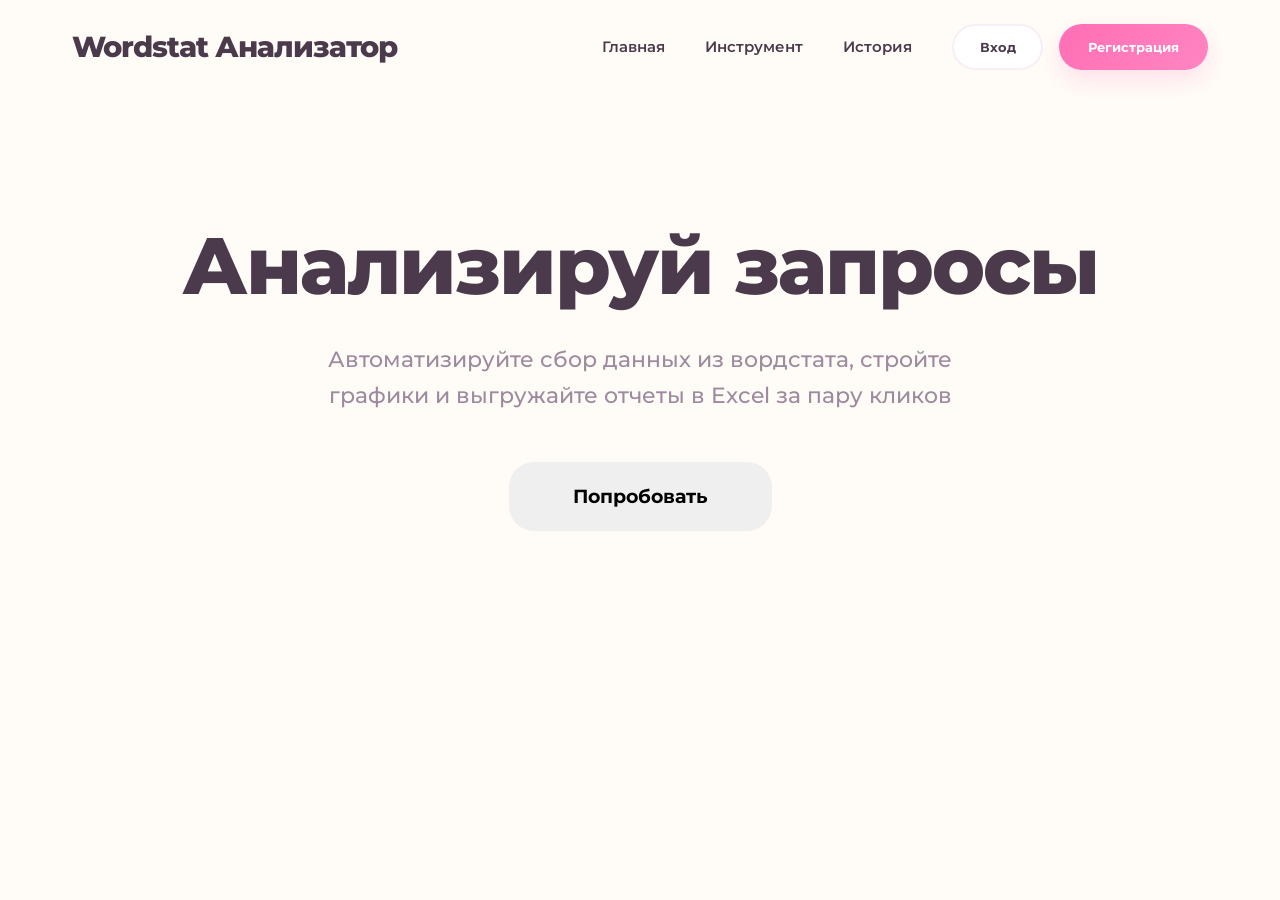
<file: index.html>
<!DOCTYPE html>
<html lang="ru">
<head>
    <meta charset="UTF-8">
    <meta name="viewport" content="width=device-width, initial-scale=1.0">
    <title>Вордстат</title>
    <link rel="stylesheet" href="style.css">
    <link rel="preconnect" href="https://fonts.googleapis.com">
    <link rel="preconnect" href="https://fonts.gstatic.com" crossorigin>
    <link href="https://fonts.googleapis.com/css2?family=Montserrat:wght@400;600;700;800&display=swap" rel="stylesheet">
</head>
<body>

    <nav>
        <div class="nav-container">
            <div class="logo" onclick="showPage('home')">Wordstat Анализатор</div>
            <div class="menu">
                <a href="#" onclick="showPage('home')">Главная</a>
                <a href="#" onclick="showPage('tool')">Инструмент</a>
                <a href="#" onclick="showPage('cabinet')">История</a>
                <div class="auth-buttons">
                    <button class="btn-outline" onclick="showPage('login')">Вход</button>
                    <button class="btn-primary" onclick="showPage('register')">Регистрация</button>
                </div>
            </div>
        </div>
    </nav>

    <main class="container">
        
        <section id="home" class="page active">
            <div class="hero">
                <h1>Анализируй запросы</h1>
                <p>Автоматизируйте сбор данных из вордстата, стройте графики и выгружайте отчеты в Excel за пару кликов</p>
                <button class="btn-lg" onclick="showPage('tool')">Попробовать</button>
            </div>
        </section>

        <section id="login" class="page">
            <div class="auth-card">
                <h2>Вход</h2>
                <div class="input-field">
                    <label>Ваш Email</label>
                    <input type="email" placeholder="example@mail.ru">
                </div>
                <div class="input-field">
                    <label>Пароль</label>
                    <input type="password" placeholder="••••••••">
                </div>
                <button class="btn-primary full-width" onclick="showPage('cabinet')">Войти</button>
                <p class="auth-footer">Нет аккаунта? <a href="#" onclick="showPage('register')">Создать профиль</a></p>
            </div>
        </section>

        <section id="register" class="page">
            <div class="auth-card">
                <h2>Регистрация</h2>
                <div class="input-field">
                    <label>Имя пользователя</label>
                    <input type="text" placeholder="Иван Иванов">
                </div>
                <div class="input-field">
                    <label>Email</label>
                    <input type="email" placeholder="test@test.ru">
                </div>
                <div class="input-field">
                    <label>Пароль</label>
                    <input type="password" placeholder="Минимум 8 символов">
                </div>
                <button class="btn-primary full-width" onclick="showPage('login')">Зарегистрироваться</button>
                <p class="auth-footer">Уже есть аккаунт? <a href="#" onclick="showPage('login')">Войти</a></p>
            </div>
        </section>

        <section id="tool" class="page">
            <div class="tool-header">
                <h2>Настройка анализа</h2>
                <p>Введите ключевые слова и выберите параметры фильтрации</p>
            </div>
            <div class="card grid-2">
                <div class="input-area">
                    <label>Список запросов</label>
                    <textarea placeholder="Введите запросы, каждый с новой строки..."></textarea>
                </div>
                <div class="settings-area">
                    <div class="input-field">
                        <label>Регион поиска</label>
                        <select>
                            <option>Россия (вся)</option>
                            <option>Москва</option>
                            <option>СНГ</option>
                        </select>
                    </div>

                    <div class="input-field">
                        <label>Тип устройств (можно несколько)</label>
                        <div class="device-selector">
                            <div class="device-chip active" onclick="toggleDevice(this)">Все</div>
                            <div class="device-chip" onclick="toggleDevice(this)">Десктоп</div>
                            <div class="device-chip" onclick="toggleDevice(this)">Планшеты</div>
                            <div class="device-chip" onclick="toggleDevice(this)">Телефоны</div>
                        </div>
                    </div>

                    <div class="input-field">
                        <label>Период данных</label>
                        <input type="month">
                    </div>
                    <button class="btn-primary full-width" style="margin-top: 20px;">Запустить</button>
                </div>
            </div>
        </section>

        <section id="cabinet" class="page">
            <div class="tool-header">
                <h2>История запросов</h2>
            </div>
            <div class="card">
                <table class="custom-table">
                    <thead>
                        <tr>
                            <th>Дата</th>
                            <th>Ключевые слова</th>
                            <th>Результат</th>
                        </tr>
                    </thead>
                    <tbody>
                        <tr>
                            <td>05 апр 2026</td>
                            <td><strong>Купить MacBook Air</strong> + 5 запросов</td>
                            <td><button class="btn-table">Скачать .XLSX</button></td>
                        </tr>
                        <tr>
                            <td>03 апр 2026</td>
                            <td><strong>Python разработка</strong></td>
                            <td><button class="btn-table">Скачать .XLSX</button></td>
                        </tr>
                    </tbody>
                </table>
            </div>
        </section>

    </main>

    <script src="script.js"></script>
</body>
</html>
</file>
<file: style.css>
@import url('https://fonts.googleapis.com/css2?family=Montserrat:wght@400;500;600;700;800&display=swap');

:root {
    --bg-page: #fffcf7;          /* Мягкий кремовый фон */
    --bg-card: #ffffff;          /* Чистый белый для карточек */
    --primary: #ff6eb4;          /* Основной розовый */
    --primary-soft: #ff85c2;     /* Светло-розовый для градиентов */
    --secondary: #ffcc33;        /* Солнечный желтый для акцентов */
    --accent-light: #fff0f6;     /* Фон для второстепенных кнопок */
    
    --text-main: #4a3a4b;        
    --text-muted: #9d8a9e;       
    
    /* Детали */
    --border-soft: #f7eef7;
    --radius-xl: 8px;           /* Большие скругления для карточек */
    --radius-lg: 40px;           /* Скругления для кнопок и инпутов */
    
    /* Тени и анимации */
    --shadow-main: 0 20px 50px rgba(255, 110, 180, 0.12);
    --shadow-hover: 0 25px 60px rgba(255, 110, 180, 0.2);
    --transition: all 0.4s cubic-bezier(0.16, 1, 0.3, 1);
}

/* 2. БАЗОВЫЕ СТИЛИ */
* {
    box-sizing: border-box;
    margin: 0;
    padding: 0;
}

body {
    font-family: 'Montserrat', sans-serif;
    background-color: var(--bg-page);
    color: var(--text-main);
    line-height: 1.6;
    overflow-x: hidden;
    -webkit-font-smoothing: antialiased;
}

/* 3. НАВИГАЦИЯ */
nav {
    padding: 1.5rem 0;
    background: rgba(255, 252, 247, 0.8);
    backdrop-filter: blur(10px);
    position: sticky;
    top: 0;
    z-index: 1000;
}

.nav-container {
    max-width: 1200px;
    margin: 0 auto;
    padding: 0 2rem;
    display: flex;
    justify-content: space-between;
    align-items: center;
}

.logo {
    font-size: 1.8rem;
    font-weight: 800;
    letter-spacing: -1px;
    cursor: pointer;
}

.logo span {
    color: white;
    background: linear-gradient(135deg, var(--primary), var(--secondary));
    padding: 2px 12px;
    border-radius: 12px;
    margin-left: 5px;
}

.menu {
    display: flex;
    gap: 2.5rem;
    align-items: center;
}

.menu a {
    text-decoration: none;
    color: var(--text-main);
    font-weight: 600;
    font-size: 0.95rem;
    transition: var(--transition);
}

.menu a:hover {
    color: var(--primary);
    transform: translateY(-2px);
}

.auth-buttons {
    display: flex;
    gap: 1rem;
}

/* 4. КНОПКИ */
button {
    cursor: pointer;
    font-family: 'Montserrat', sans-serif;
    font-weight: 700;
    border: none;
    outline: none;
    transition: var(--transition);
}

.btn-primary {
    background: linear-gradient(135deg, var(--primary), var(--primary-soft));
    color: white;
    padding: 0.9rem 1.8rem;
    border-radius: var(--radius-lg);
    box-shadow: 0 10px 25px rgba(255, 110, 180, 0.2);
}

.btn-primary:hover {
    transform: translateY(-3px);
    box-shadow: var(--shadow-hover);
}

.btn-outline {
    background: white;
    border: 2px solid var(--border-soft);
    color: var(--text-main);
    padding: 0.8rem 1.6rem;
    border-radius: var(--radius-lg);
}

.btn-outline:hover {
    border-color: var(--primary);
    background: var(--accent-light);
}

.btn-lg {
    padding: 1.4rem 4rem;
    font-size: 1.2rem;
    border-radius: 25px;
    margin-top: 3rem;
}

/* 5. ГЛАВНАЯ СТРАНИЦА (HERO) */
.hero {
    text-align: center;
    padding: 8rem 1rem;
    position: relative;
}

.hero h1 {
    font-size: 5rem;
    font-weight: 800;
    line-height: 1.1;
    margin-bottom: 2rem;
    letter-spacing: -2px;
}

.hero h1 span {
    background: linear-gradient(135deg, var(--primary) 0%, var(--secondary) 100%);
    
    -webkit-text-fill-color: transparent;
}

.hero p {
    font-size: 1.4rem;
    max-width: 650px;
    margin: 0 auto;
    color: var(--text-muted);
    font-weight: 500;
}

/* 6. КАРТОЧКИ И ФОРМЫ */
.container {
    max-width: 1100px;
    margin: 0 auto 100px;
    padding: 0 2rem;
}

.card, .auth-card {
    background: var(--bg-card);
    border-radius: var(--radius-xl);
    padding: 4rem;
    box-shadow: var(--shadow-main);
    transition: var(--transition);
}

.auth-card {
    max-width: 480px;
    margin: 40px auto;
}

.auth-card h2 {
    font-weight: 800;
    font-size: 2rem;
    margin-bottom: 2rem;
    text-align: center;
}

.grid-2 {
    display: grid;
    grid-template-columns: 1.5fr 1fr;
    gap: 3.5rem;
}

/* Поля ввода */
.input-field {
    margin-bottom: 1.5rem;
}

label {
    font-weight: 700;
    margin-bottom: 0.8rem;
    display: block;
    font-size: 0.9rem;
}

input, textarea, select {
    font-family: 'Montserrat', sans-serif;
    width: 100%;
    background: #faf7fb;
    border: 2px solid transparent;
    padding: 1.2rem;
    border-radius: var(--radius-lg);
    font-size: 1rem;
    color: var(--text-main);
    transition: var(--transition);
}

input:focus, textarea:focus, select:focus {
    outline: none;
    background: white;
    border-color: var(--primary-soft);
    box-shadow: 0 10px 20px rgba(0,0,0,0.02);
}

textarea {
    height: 180px;
    resize: none;
}

.full-width {
    width: 100%;
}

.auth-footer {
    text-align: center;
    margin-top: 2rem;
    font-size: 0.9rem;
    color: var(--text-muted);
}

.auth-footer a {
    color: var(--primary);
    text-decoration: none;
    font-weight: 700;
}

/* 7. ТАБЛИЦЫ (ЛИЧНЫЙ КАБИНЕТ) */
.custom-table {
    width: 100%;
    border-spacing: 0 16px;
    border-collapse: separate;
}

.custom-table th {
    text-align: left;
    padding: 0 1.5rem;
    color: var(--text-muted);
    font-size: 0.8rem;
    font-weight: 700;
    text-transform: uppercase;
    letter-spacing: 1.2px;
}

.custom-table td {
    background: white;
    padding: 1.5rem;
    border: none;
    box-shadow: 0 4px 15px rgba(0,0,0,0.02);
    font-weight: 500;
}

.custom-table td:first-child {
    border-radius: var(--radius-lg) 0 0 var(--radius-lg);
}

.custom-table td:last-child {
    border-radius: 0 var(--radius-lg) var(--radius-lg) 0;
}

.btn-table {
    background: var(--accent-light);
    color: var(--primary);
    padding: 8px 18px;
    border-radius: 12px;
    font-size: 0.85rem;
}

.btn-table:hover {
    background: var(--primary);
    color: white;
}

/* 8. АНИМАЦИЯ ПЕРЕКЛЮЧЕНИЯ СТРАНИЦ */
.page {
    display: none;
    animation: slideIn 0.7s var(--transition) forwards;
}

.page.active {
    display: block;
}

@keyframes slideIn {
    from { 
        opacity: 0; 
        transform: scale(0.97) translateY(30px); 
    }
    to { 
        opacity: 1; 
        transform: scale(1) translateY(0); 
    }
}


/* Стили для выбора устройств */
.device-selector {
    display: flex;
    flex-wrap: wrap;
    gap: 10px;
    margin-top: 5px;
}

.device-chip {
    padding: 10px 18px;
    background: #faf7fb;
    border: 2px solid var(--border-soft);
    border-radius: var(--radius-lg); /* Теперь они будут не сильно закругленными, как ты настроил */
    font-size: 0.9rem;
    font-weight: 600;
    cursor: pointer;
    color: var(--text-muted);
    transition: var(--transition);
    user-select: none;
}

.device-chip:hover {
    border-color: var(--primary-soft);
    color: var(--primary);
}

/* Стиль для ВЫБРАННОГО устройства */
.device-chip.active {
    background: var(--accent-light);
    border-color: var(--primary);
    color: var(--primary);
    box-shadow: 0 4px 12px rgba(255, 110, 180, 0.1);
}
</file>
